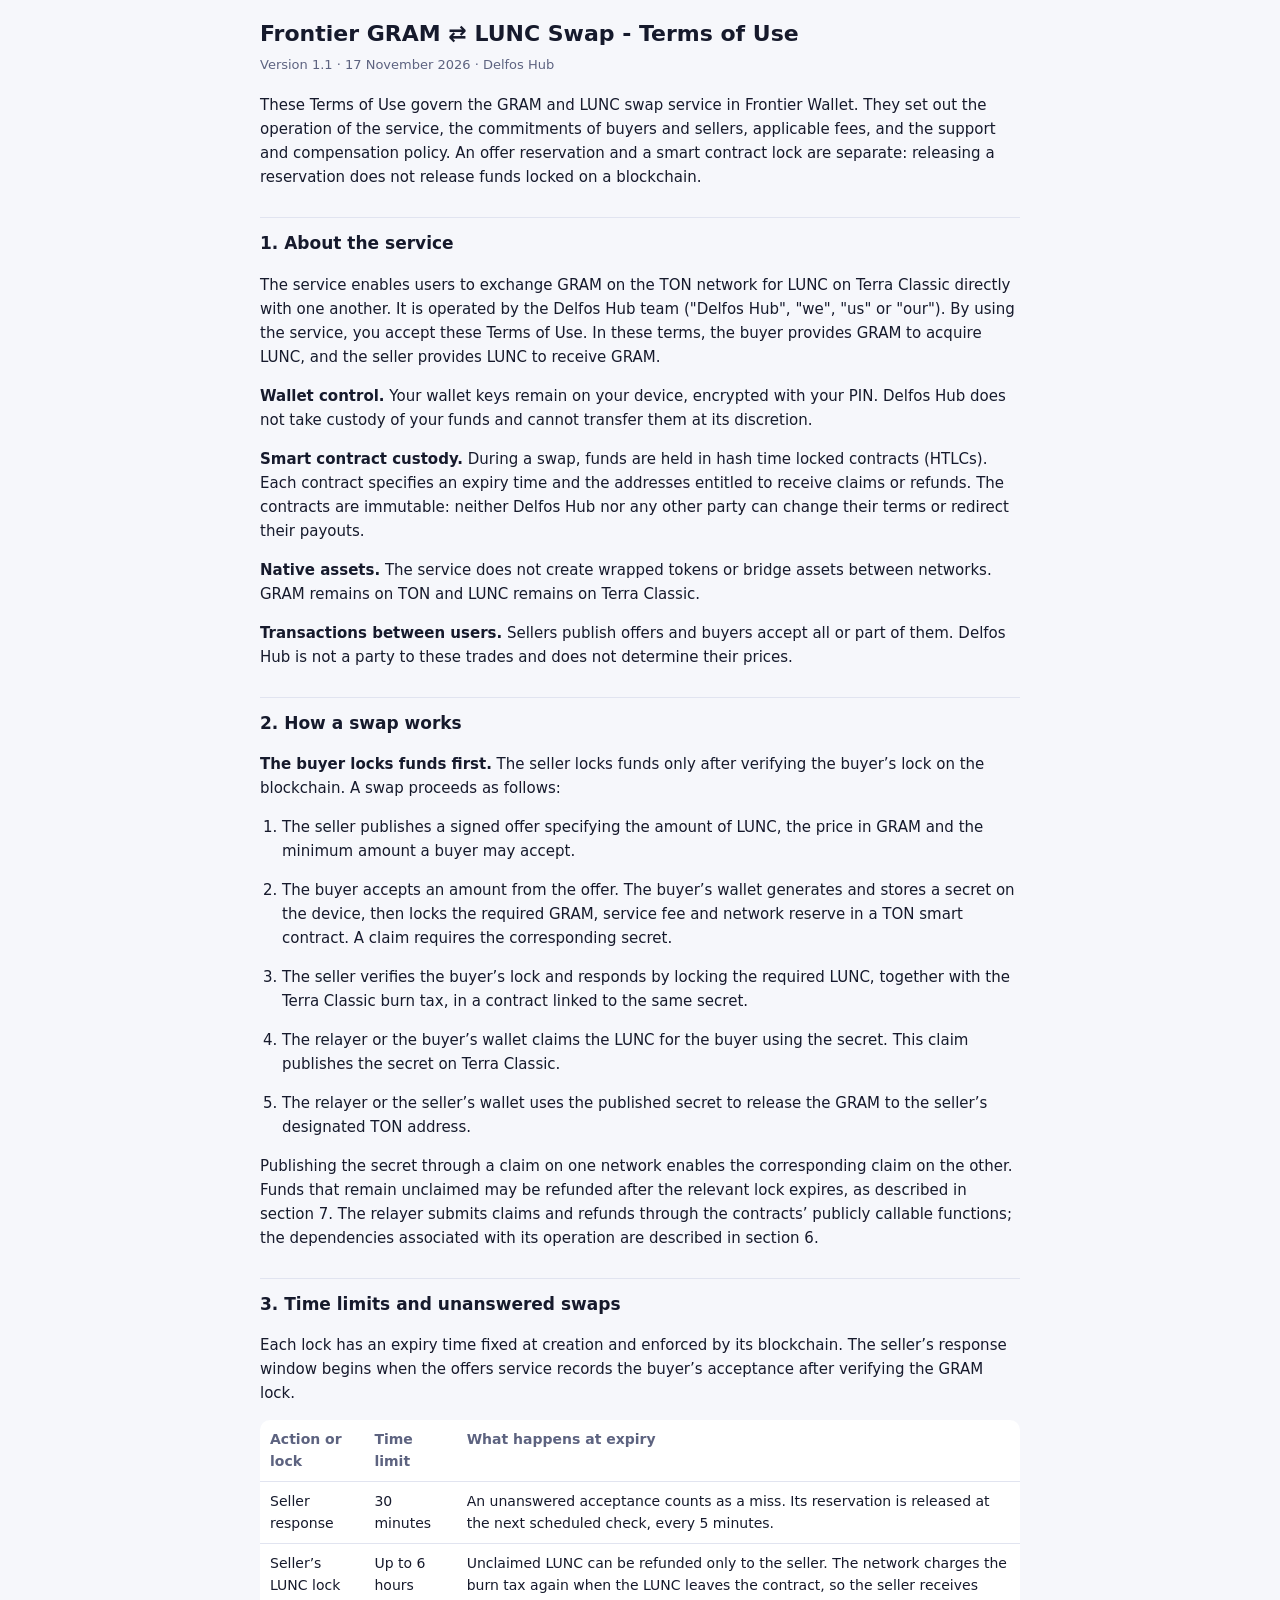
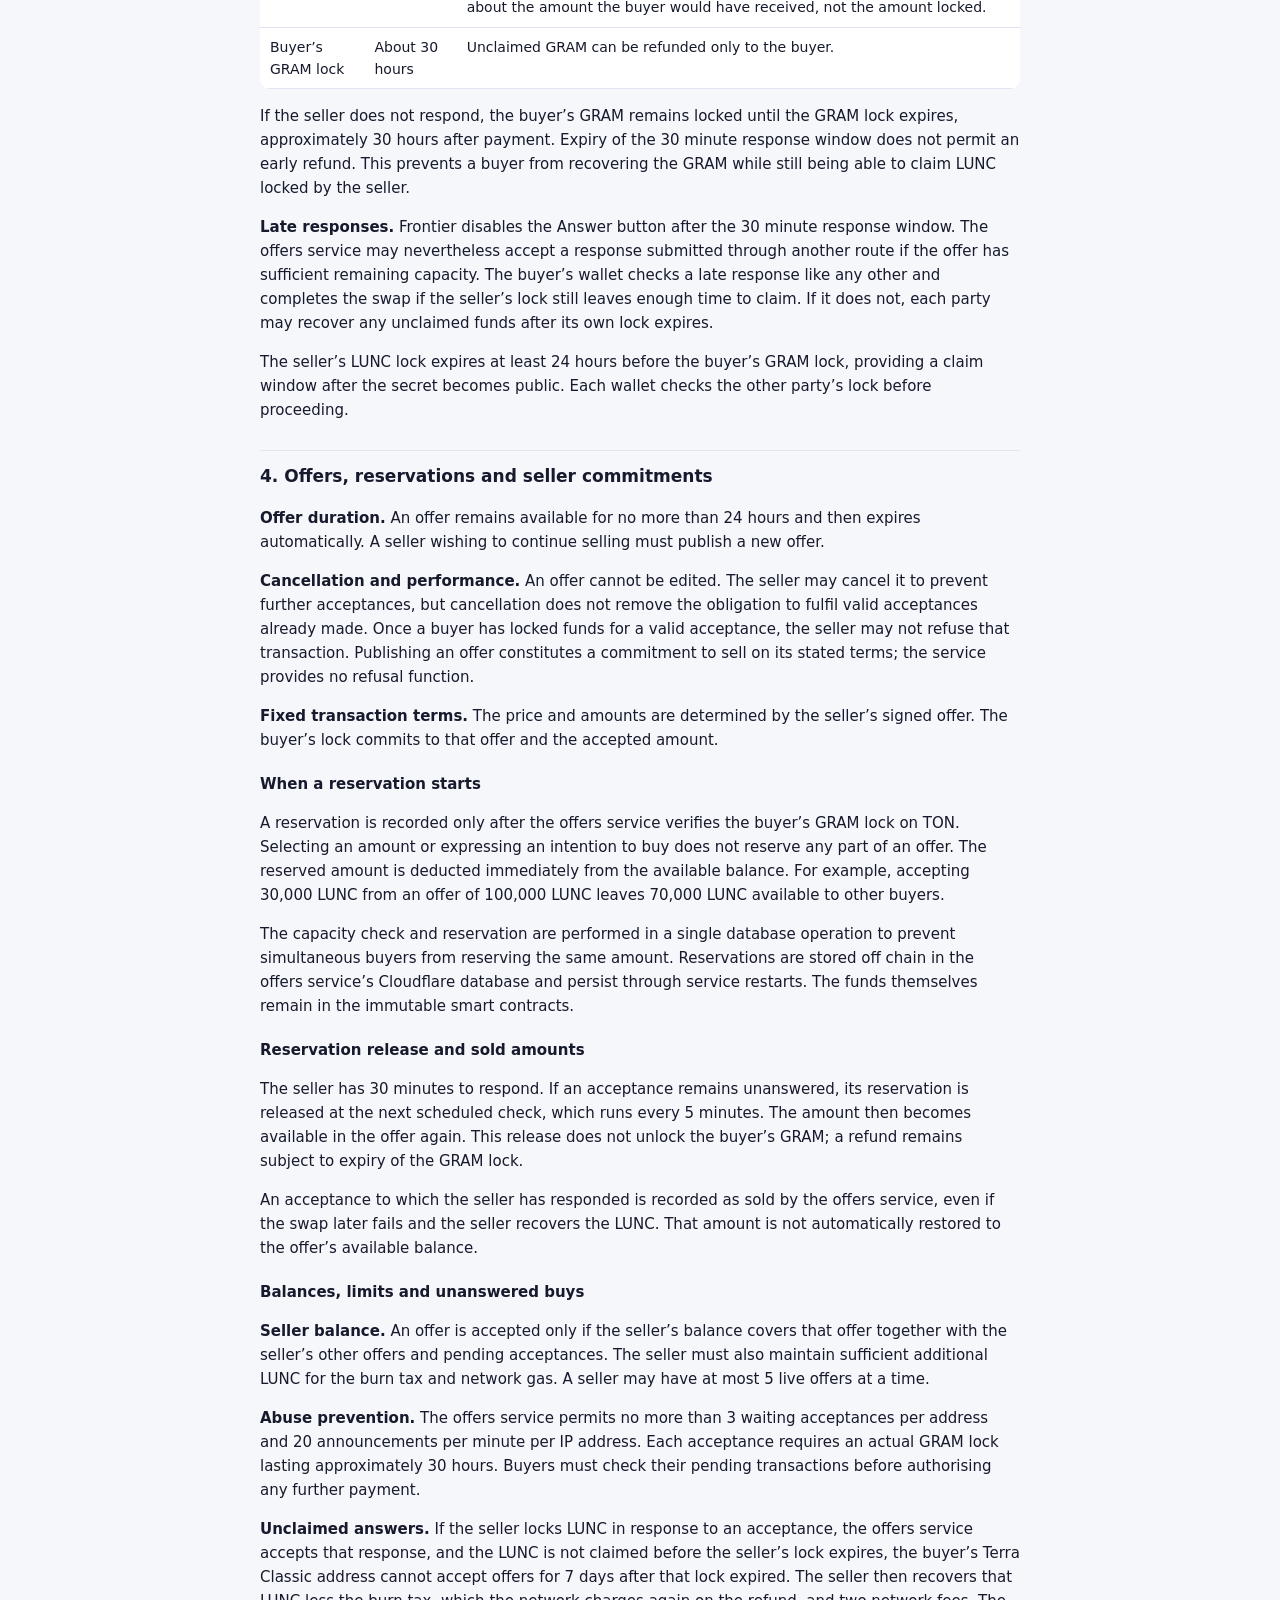
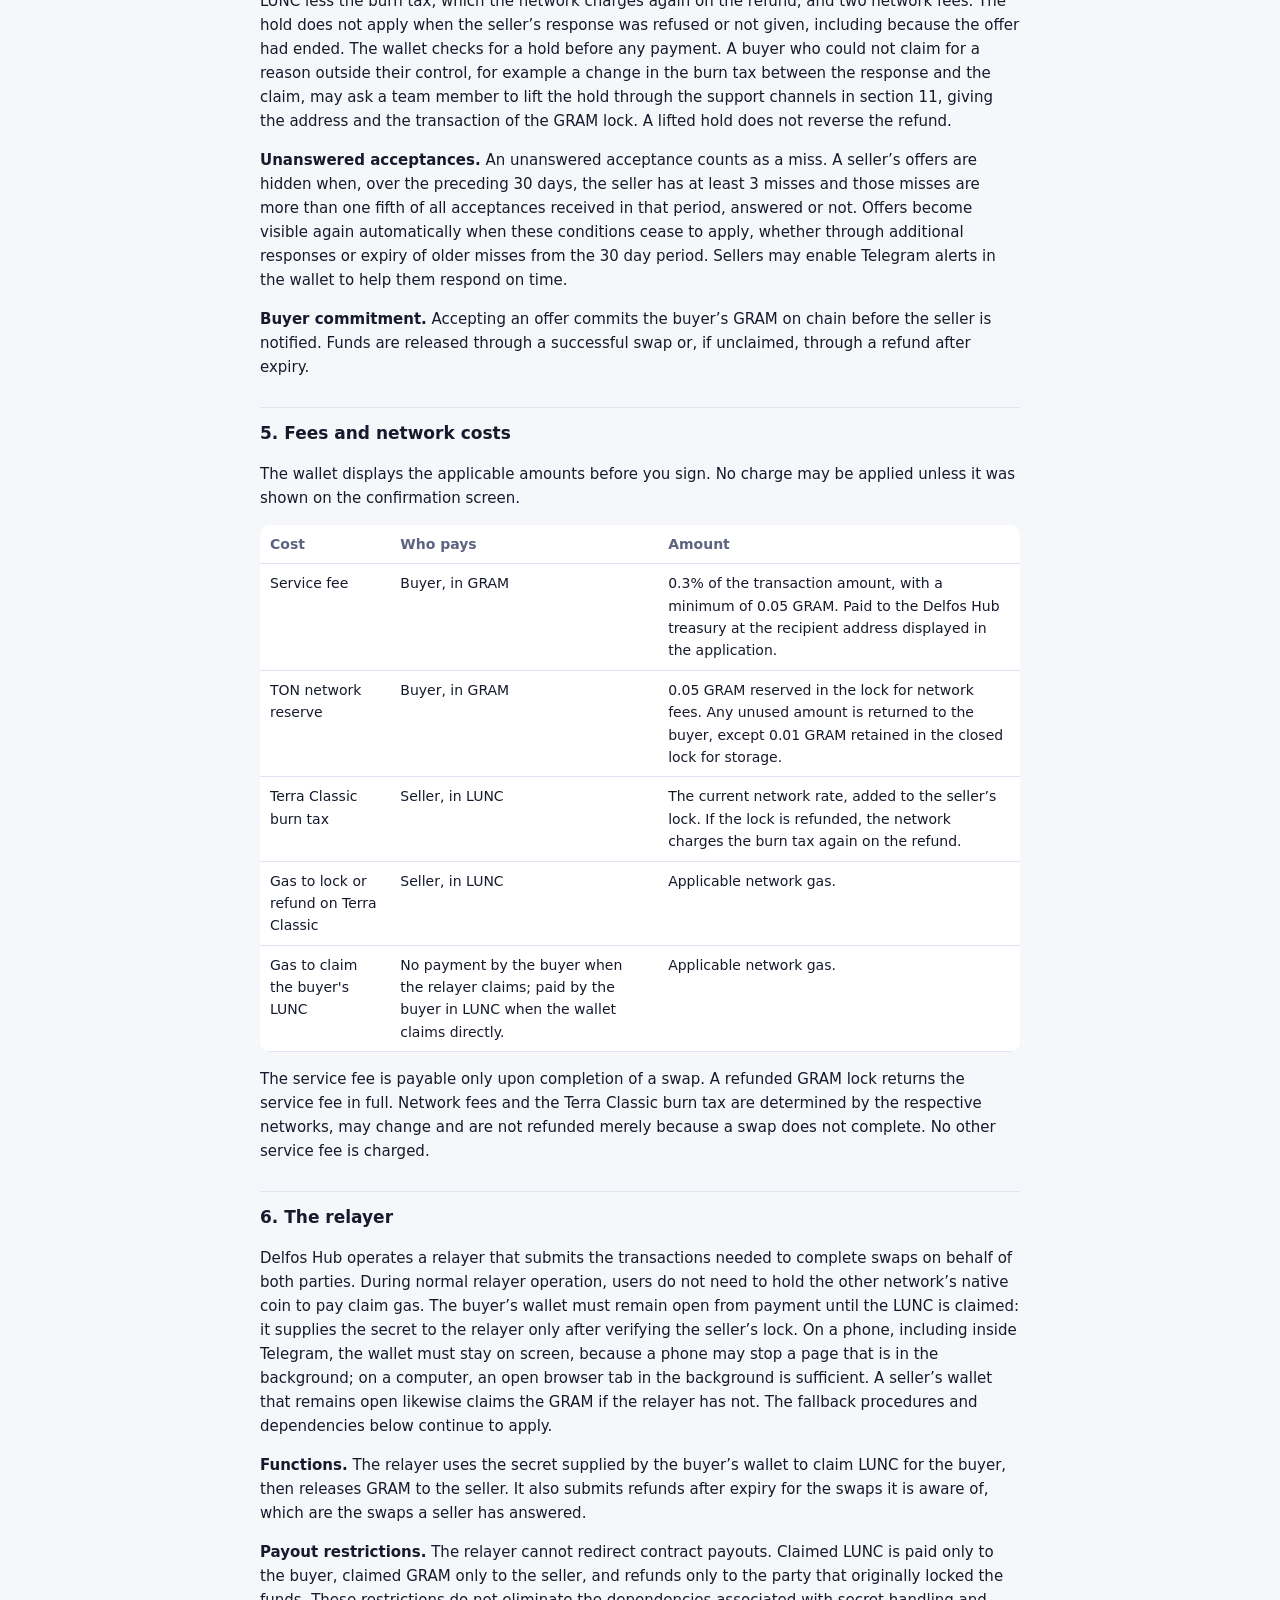
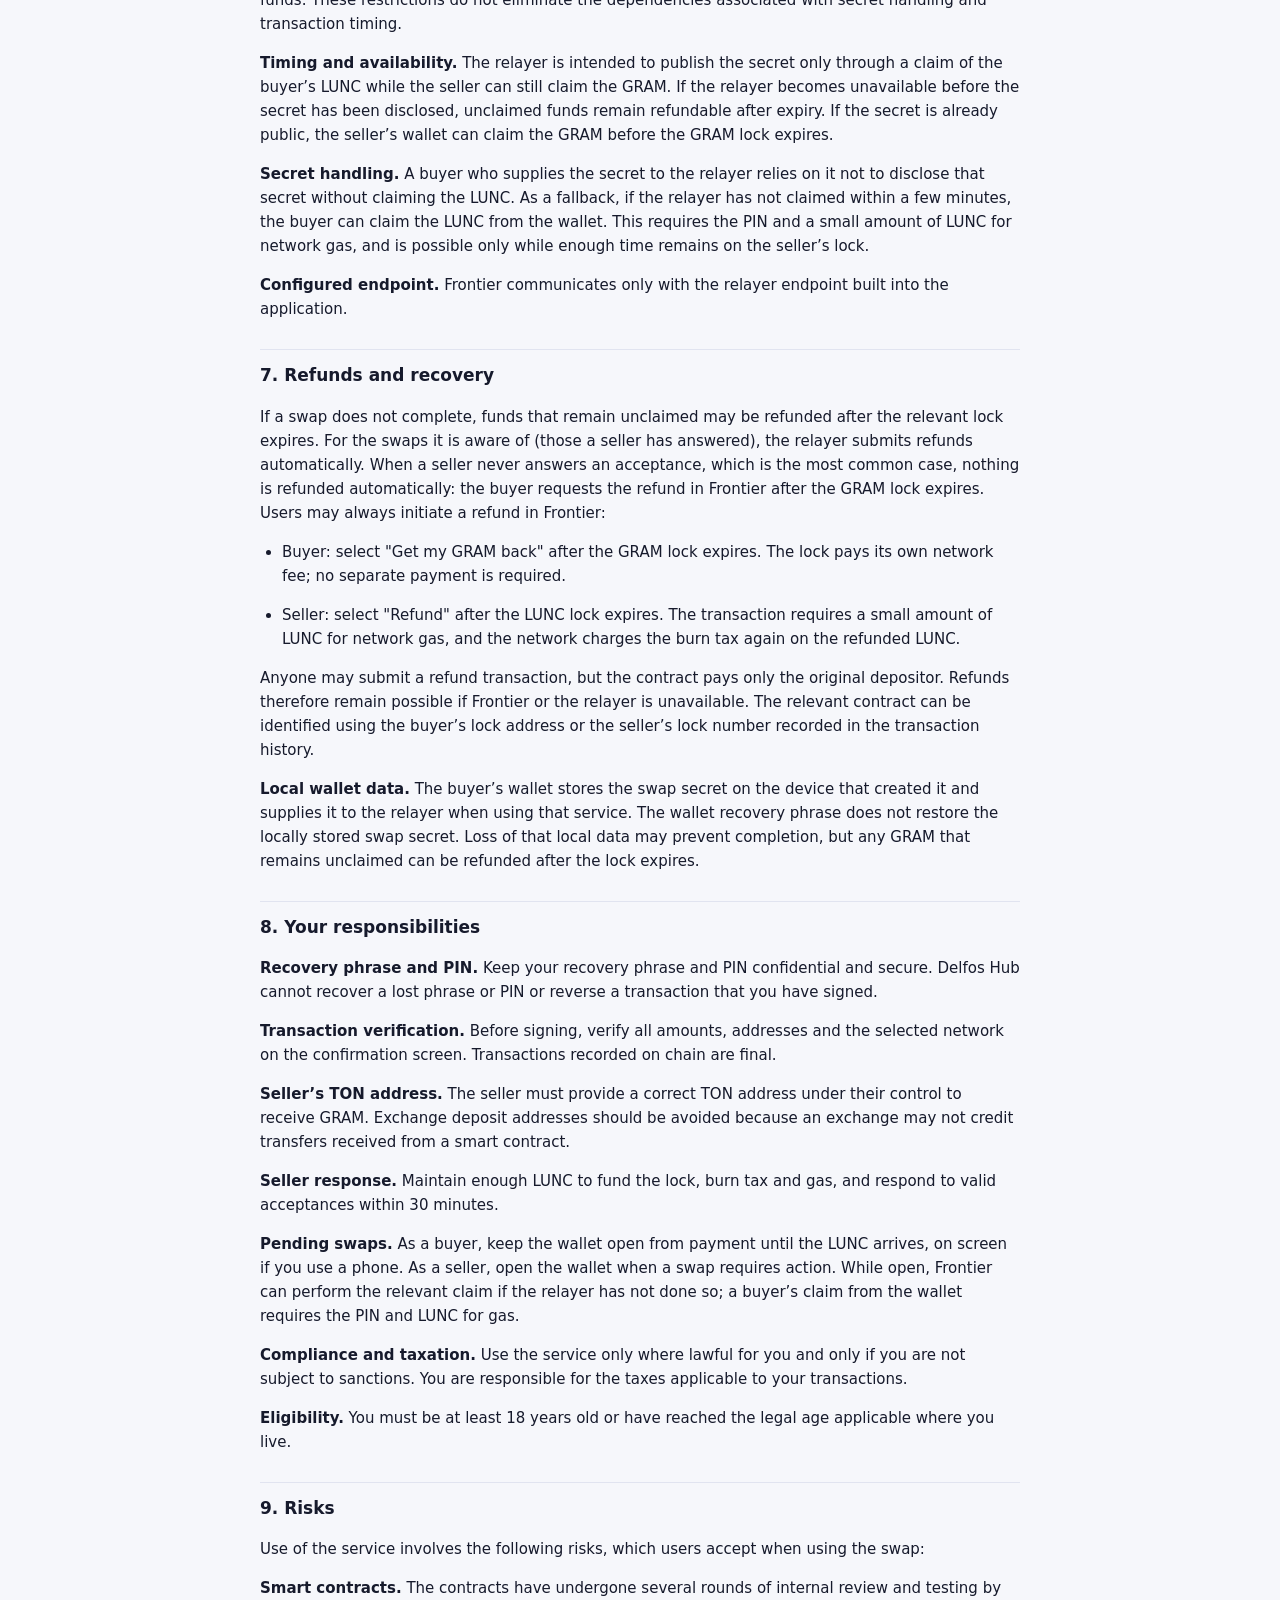
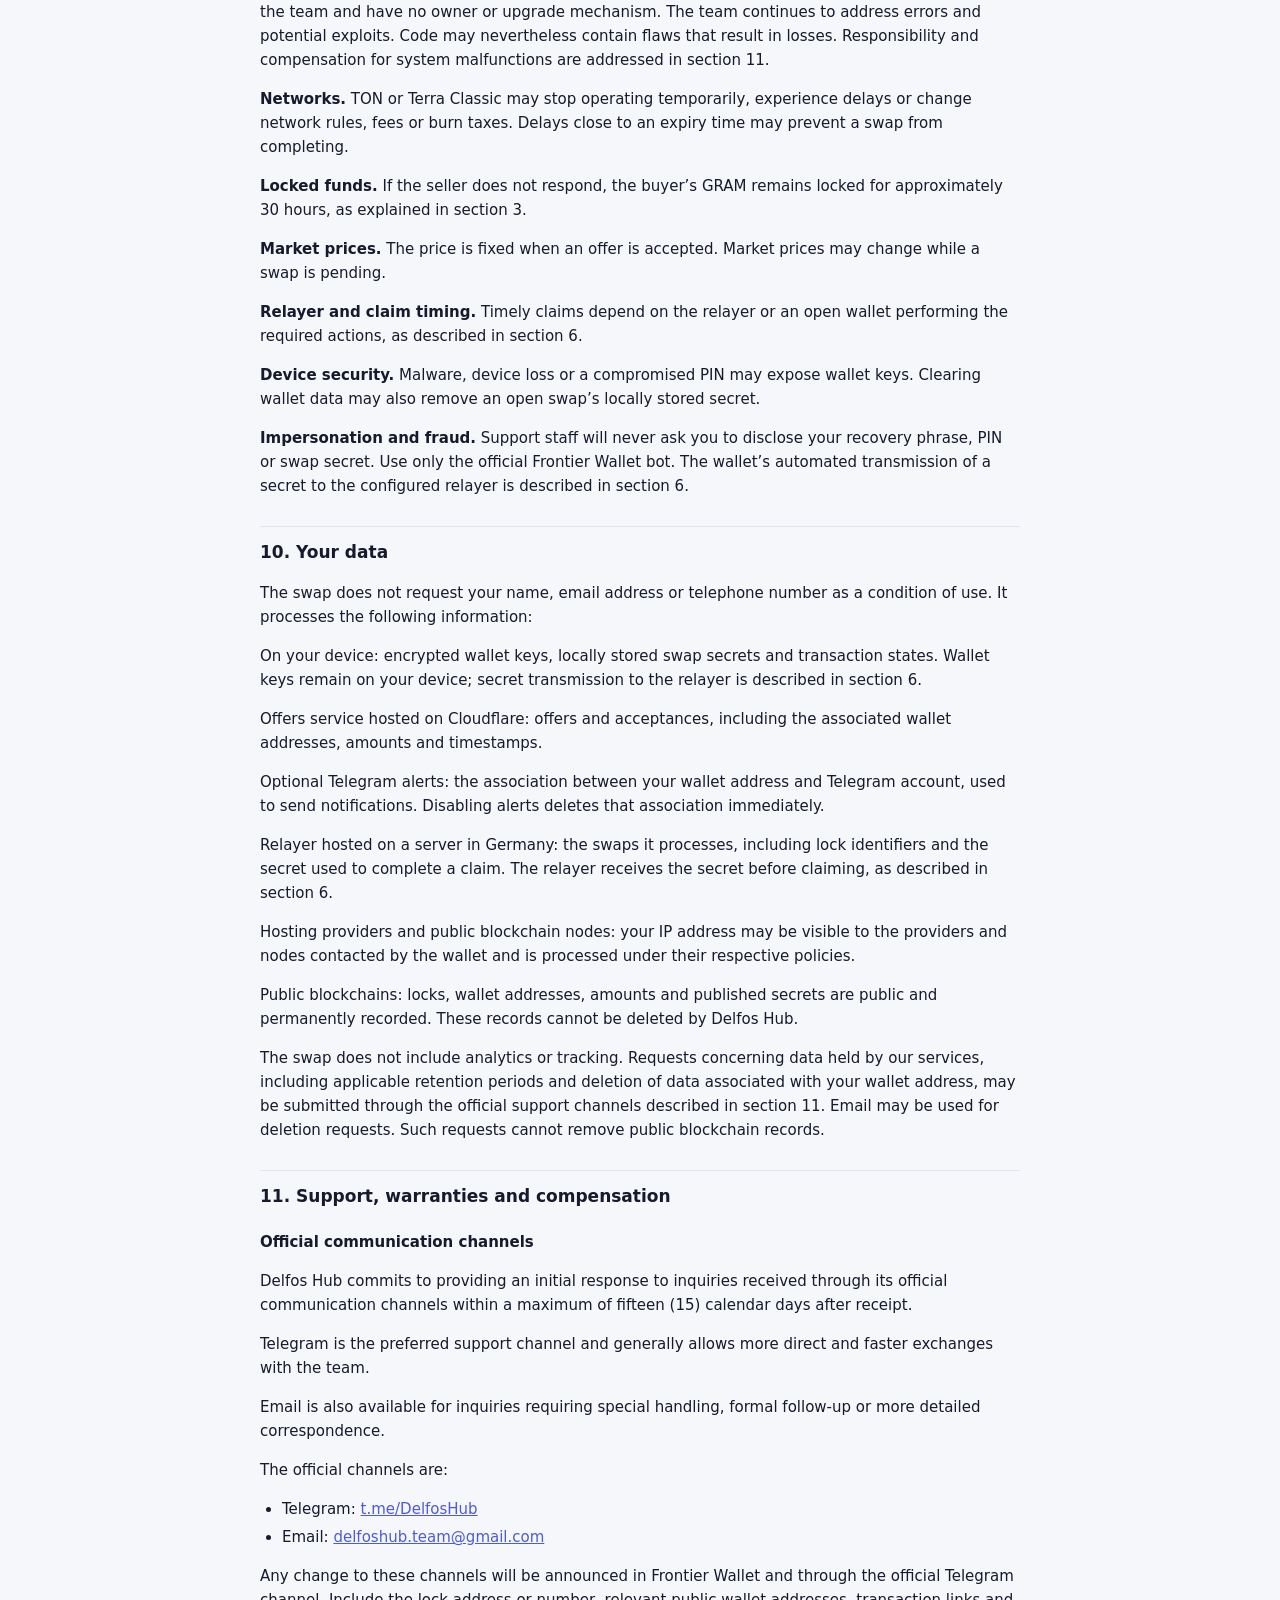
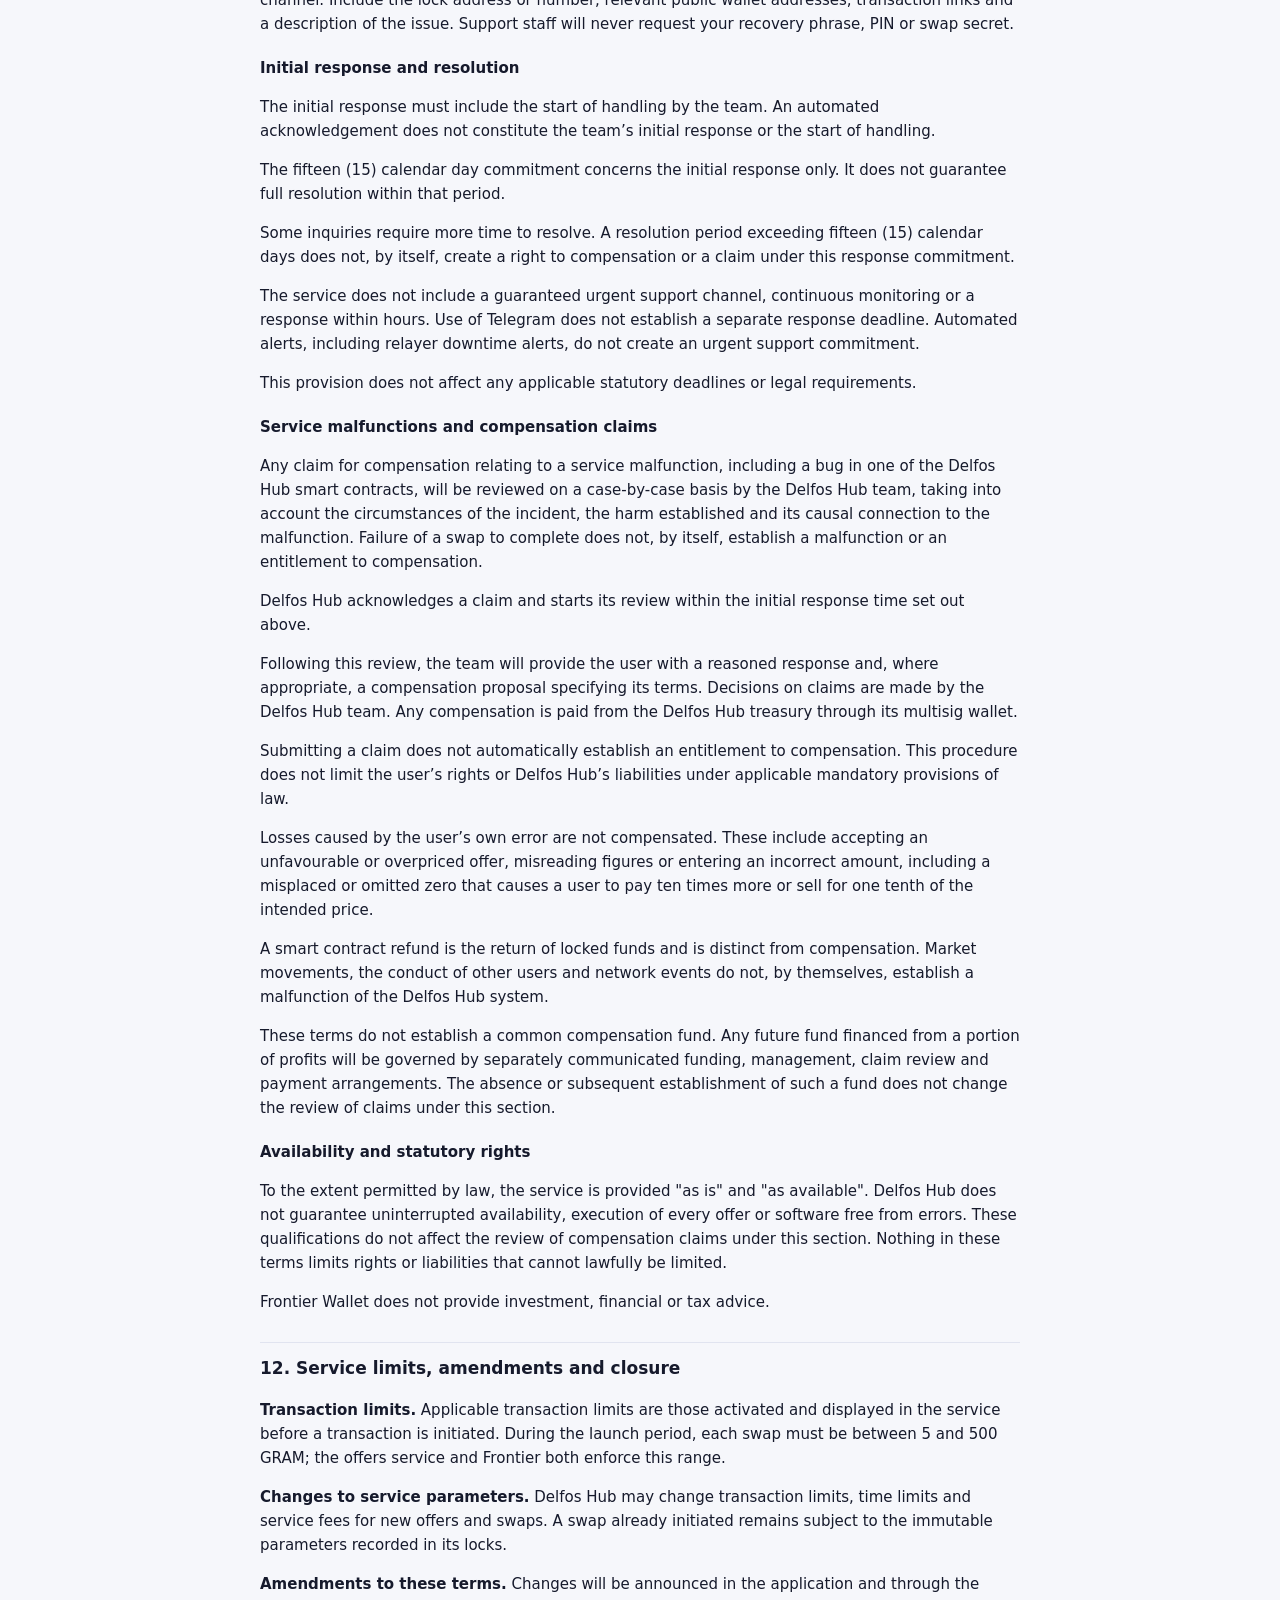
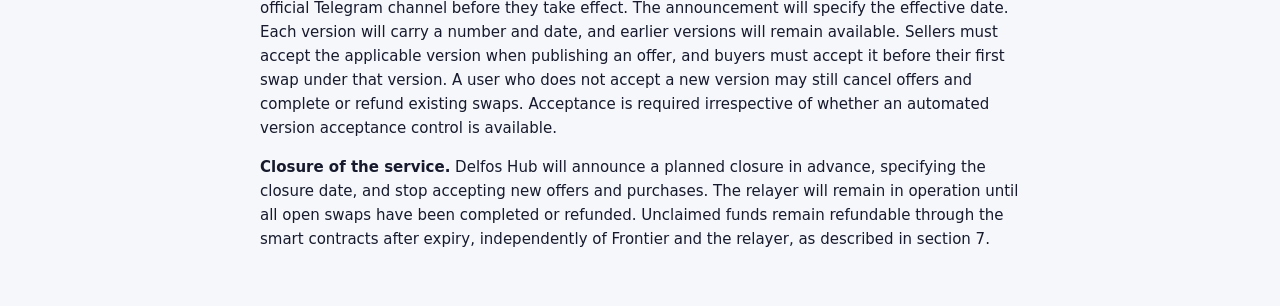
<file: terms.html>
<!doctype html>
<html lang="en">
<head>
<meta charset="utf-8">
<meta name="viewport" content="width=device-width, initial-scale=1, viewport-fit=cover">
<meta name="color-scheme" content="dark light">
<title>Frontier GRAM ⇄ LUNC Swap - Terms of Use 1.1</title>
<link rel="icon" href="favicon.ico" sizes="any">
<link rel="icon" type="image/png" sizes="16x16" href="assets/icons/favicon-16.png">
<link rel="icon" type="image/png" sizes="32x32" href="assets/icons/favicon-32.png">
<link rel="icon" type="image/png" sizes="48x48" href="assets/icons/favicon-48.png">
<link rel="apple-touch-icon" sizes="180x180" href="assets/icons/apple-touch-icon.png">
<style>
:root{--bg:#0b0d17;--card:#141828;--text:#e8eaf5;--muted:#9aa0bd;--line:#262c45;--accent:#7c8cff;--warn:#ffcf5c}
@media (prefers-color-scheme: light){:root{--bg:#f6f7fb;--card:#fff;--text:#161a2c;--muted:#5d6380;--line:#e1e4f0;--accent:#4b5bdc;--warn:#9a6a00}}
*{box-sizing:border-box}
html,body{margin:0;background:var(--bg);color:var(--text)}
body{font:15px/1.6 system-ui,-apple-system,"Segoe UI",Roboto,sans-serif;padding:calc(env(safe-area-inset-top,0px) + 20px) 16px calc(env(safe-area-inset-bottom,0px) + 40px)}
main{max-width:760px;margin:0 auto}
h1{font-size:22px;line-height:1.3;margin:0 0 6px}
.meta{color:var(--muted);font-size:13px;margin:0 0 18px}
h2{font-size:17px;margin:28px 0 8px;padding-top:12px;border-top:1px solid var(--line)}
p,li{color:var(--text)}
ul,ol{padding-left:22px}
li{margin:4px 0}
.tbl{overflow-x:auto;margin:12px 0}
table{border-collapse:collapse;width:100%;font-size:14px;background:var(--card);border-radius:10px;overflow:hidden}
th,td{text-align:left;vertical-align:top;padding:8px 10px;border-bottom:1px solid var(--line)}
th{color:var(--muted);font-weight:600}
h3{font-size:15px;margin:20px 0 6px}
.note{border:1px solid var(--line);color:var(--muted);border-radius:10px;padding:10px 12px;font-size:13px;margin:0 0 22px}
a{color:var(--accent)}
</style>
</head>
<body>
<main>
<h1>Frontier GRAM ⇄ LUNC Swap - Terms of Use</h1>
<p class="meta">Version 1.1 · 17 November 2026 · Delfos Hub</p>
<p>These Terms of Use govern the GRAM and LUNC swap service in Frontier
Wallet. They set out the operation of the service, the commitments of
buyers and sellers, applicable fees, and the support and compensation
policy. An offer reservation and a smart contract lock are separate:
releasing a reservation does not release funds locked on a
blockchain.</p>
<h2 id="1-about-the-service">1. About the service</h2>
<p>The service enables users to exchange GRAM on the TON network for
LUNC on Terra Classic directly with one another. It is operated by the
Delfos Hub team ("Delfos Hub", "we", "us" or "our"). By using the
service, you accept these Terms of Use. In these terms, the buyer
provides GRAM to acquire LUNC, and the seller provides LUNC to receive
GRAM.</p>
<p><strong>Wallet control.</strong> Your wallet keys remain on your
device, encrypted with your PIN. Delfos Hub does not take custody of
your funds and cannot transfer them at its discretion.</p>
<p><strong>Smart contract custody.</strong> During a swap, funds are
held in hash time locked contracts (HTLCs). Each contract specifies an
expiry time and the addresses entitled to receive claims or refunds. The
contracts are immutable: neither Delfos Hub nor any other party can
change their terms or redirect their payouts.</p>
<p><strong>Native assets.</strong> The service does not create wrapped
tokens or bridge assets between networks. GRAM remains on TON and LUNC
remains on Terra Classic.</p>
<p><strong>Transactions between users.</strong> Sellers publish offers
and buyers accept all or part of them. Delfos Hub is not a party to
these trades and does not determine their prices.</p>
<h2 id="2-how-a-swap-works">2. How a swap works</h2>
<p><strong>The buyer locks funds first.</strong> The seller locks funds
only after verifying the buyer’s lock on the blockchain. A swap proceeds
as follows:</p>
<ol type="1">
<li><p>The seller publishes a signed offer specifying the amount of
LUNC, the price in GRAM and the minimum amount a buyer may
accept.</p></li>
<li><p>The buyer accepts an amount from the offer. The buyer’s wallet
generates and stores a secret on the device, then locks the required
GRAM, service fee and network reserve in a TON smart contract. A claim
requires the corresponding secret.</p></li>
<li><p>The seller verifies the buyer’s lock and responds by locking the
required LUNC, together with the Terra Classic burn tax, in a contract
linked to the same secret.</p></li>
<li><p>The relayer or the buyer’s wallet claims the LUNC for the buyer
using the secret. This claim publishes the secret on Terra
Classic.</p></li>
<li><p>The relayer or the seller’s wallet uses the published secret to
release the GRAM to the seller’s designated TON address.</p></li>
</ol>
<p>Publishing the secret through a claim on one network enables the
corresponding claim on the other. Funds that remain unclaimed may be
refunded after the relevant lock expires, as described in section 7. The
relayer submits claims and refunds through the contracts’ publicly
callable functions; the dependencies associated with its operation are
described in section 6.</p>
<h2 id="3-time-limits-and-unanswered-swaps">3. Time limits and
unanswered swaps</h2>
<p>Each lock has an expiry time fixed at creation and enforced by its
blockchain. The seller’s response window begins when the offers service
records the buyer’s acceptance after verifying the GRAM lock.</p>
<div class="tbl"><table>
<thead>
<tr class="header">
<th><strong>Action or lock</strong></th>
<th><strong>Time limit</strong></th>
<th><strong>What happens at expiry</strong></th>
</tr>
</thead>
<tbody>
<tr class="odd">
<td>Seller response</td>
<td>30 minutes</td>
<td>An unanswered acceptance counts as a miss. Its reservation is
released at the next scheduled check, every 5 minutes.</td>
</tr>
<tr class="even">
<td>Seller’s LUNC lock</td>
<td>Up to 6 hours</td>
<td>Unclaimed LUNC can be refunded only to the seller. The network
charges the burn tax again when the LUNC leaves the contract, so the
seller receives about the amount the buyer would have received, not the
amount locked.</td>
</tr>
<tr class="odd">
<td>Buyer’s GRAM lock</td>
<td>About 30 hours</td>
<td>Unclaimed GRAM can be refunded only to the buyer.</td>
</tr>
</tbody>
</table></div>
<p>If the seller does not respond, the buyer’s GRAM remains locked until
the GRAM lock expires, approximately 30 hours after payment. Expiry of
the 30 minute response window does not permit an early refund. This
prevents a buyer from recovering the GRAM while still being able to
claim LUNC locked by the seller.</p>
<p><strong>Late responses.</strong> Frontier disables the Answer button
after the 30 minute response window. The offers service may nevertheless
accept a response submitted through another route if the offer has
sufficient remaining capacity. The buyer’s wallet checks a late response
like any other and completes the swap if the seller’s lock still leaves
enough time to claim. If it does not, each party may recover any
unclaimed funds after its own lock expires.</p>
<p>The seller’s LUNC lock expires at least 24 hours before the buyer’s
GRAM lock, providing a claim window after the secret becomes public.
Each wallet checks the other party’s lock before proceeding.</p>
<h2 id="4-offers-reservations-and-seller-commitments">4. Offers,
reservations and seller commitments</h2>
<p><strong>Offer duration.</strong> An offer remains available for no
more than 24 hours and then expires automatically. A seller wishing to
continue selling must publish a new offer.</p>
<p><strong>Cancellation and performance.</strong> An offer cannot be
edited. The seller may cancel it to prevent further acceptances, but
cancellation does not remove the obligation to fulfil valid acceptances
already made. Once a buyer has locked funds for a valid acceptance, the
seller may not refuse that transaction. Publishing an offer constitutes
a commitment to sell on its stated terms; the service provides no
refusal function.</p>
<p><strong>Fixed transaction terms.</strong> The price and amounts are
determined by the seller’s signed offer. The buyer’s lock commits to
that offer and the accepted amount.</p>
<h3 id="when-a-reservation-starts">When a reservation starts</h3>
<p>A reservation is recorded only after the offers service verifies the
buyer’s GRAM lock on TON. Selecting an amount or expressing an intention
to buy does not reserve any part of an offer. The reserved amount is
deducted immediately from the available balance. For example, accepting
30,000 LUNC from an offer of 100,000 LUNC leaves 70,000 LUNC available
to other buyers.</p>
<p>The capacity check and reservation are performed in a single database
operation to prevent simultaneous buyers from reserving the same amount.
Reservations are stored off chain in the offers service’s Cloudflare
database and persist through service restarts. The funds themselves
remain in the immutable smart contracts.</p>
<h3 id="reservation-release-and-sold-amounts">Reservation release and
sold amounts</h3>
<p>The seller has 30 minutes to respond. If an acceptance remains
unanswered, its reservation is released at the next scheduled check,
which runs every 5 minutes. The amount then becomes available in the
offer again. This release does not unlock the buyer’s GRAM; a refund
remains subject to expiry of the GRAM lock.</p>
<p>An acceptance to which the seller has responded is recorded as sold
by the offers service, even if the swap later fails and the seller
recovers the LUNC. That amount is not automatically restored to the
offer’s available balance.</p>
<h3 id="balances-limits-and-unanswered-buys">Balances, limits and
unanswered buys</h3>
<p><strong>Seller balance.</strong> An offer is accepted only if the
seller’s balance covers that offer together with the seller’s other
offers and pending acceptances. The seller must also maintain sufficient additional LUNC for the burn tax and network gas. A seller may have at most 5 live offers at a time.</p>
<p><strong>Abuse prevention.</strong> The offers service permits no more
than 3 waiting acceptances per address and 20 announcements per minute
per IP address. Each acceptance requires an actual GRAM lock lasting
approximately 30 hours. Buyers must check their pending transactions
before authorising any further payment.</p>
<p><strong>Unclaimed answers.</strong> If the seller locks LUNC in
response to an acceptance, the offers service accepts that response, and
the LUNC is not claimed before the seller’s lock expires, the buyer’s
Terra Classic address cannot accept offers for 7 days after that lock
expired. The seller then recovers that LUNC less the burn tax, which the
network charges again on the refund, and two network fees. The hold does
not apply when the seller’s response was refused or not given, including
because the offer had ended. The wallet checks for a hold before any
payment. A buyer who could not claim for a
reason outside their control, for example a change in the burn tax
between the response and the claim, may ask a team member to lift the
hold through the support channels in section 11, giving the address and
the transaction of the GRAM lock. A lifted hold does not reverse the
refund.</p>
<p><strong>Unanswered acceptances.</strong> An unanswered acceptance
counts as a miss. A seller’s offers are hidden when, over the preceding
30 days, the seller has at least 3 misses and those misses are more than one fifth of all acceptances received in that period, answered or not. Offers become visible
again automatically when these conditions cease to apply, whether
through additional responses or expiry of older misses from the 30 day
period. Sellers may enable Telegram alerts in the wallet to help them
respond on time.</p>
<p><strong>Buyer commitment.</strong> Accepting an offer commits the
buyer’s GRAM on chain before the seller is notified. Funds are released
through a successful swap or, if unclaimed, through a refund after
expiry.</p>
<h2 id="5-fees-and-network-costs">5. Fees and network costs</h2>
<p>The wallet displays the applicable amounts before you sign. No charge
may be applied unless it was shown on the confirmation screen.</p>
<div class="tbl"><table>
<thead>
<tr class="header">
<th><strong>Cost</strong></th>
<th><strong>Who pays</strong></th>
<th><strong>Amount</strong></th>
</tr>
</thead>
<tbody>
<tr class="odd">
<td>Service fee</td>
<td>Buyer, in GRAM</td>
<td>0.3% of the transaction amount, with a minimum of 0.05 GRAM. Paid to
the Delfos Hub treasury at the recipient address displayed in the
application.</td>
</tr>
<tr class="even">
<td>TON network reserve</td>
<td>Buyer, in GRAM</td>
<td>0.05 GRAM reserved in the lock for network fees. Any unused amount
is returned to the buyer, except 0.01 GRAM retained in the closed lock
for storage.</td>
</tr>
<tr class="odd">
<td>Terra Classic burn tax</td>
<td>Seller, in LUNC</td>
<td>The current network rate, added to the seller’s lock. If the lock
is refunded, the network charges the burn tax again on the refund.</td>
</tr>
<tr class="even">
<td>Gas to lock or refund on Terra Classic</td>
<td>Seller, in LUNC</td>
<td>Applicable network gas.</td>
</tr>
<tr class="odd">
<td>Gas to claim the buyer's LUNC</td>
<td>No payment by the buyer when the relayer claims; paid by the buyer
in LUNC when the wallet claims directly.</td>
<td>Applicable network gas.</td>
</tr>
</tbody>
</table></div>
<p>The service fee is payable only upon completion of a swap. A refunded
GRAM lock returns the service fee in full. Network fees and the Terra
Classic burn tax are determined by the respective networks, may change
and are not refunded merely because a swap does not complete. No other
service fee is charged.</p>
<h2 id="6-the-relayer">6. The relayer</h2>
<p>Delfos Hub operates a relayer that submits the transactions needed to
complete swaps on behalf of both parties. During normal relayer
operation, users do not need to hold the other network’s native coin
to pay claim gas. The buyer’s wallet must remain open from payment until
the LUNC is claimed: it supplies the secret to the relayer only after
verifying the seller’s lock. On a phone, including inside Telegram, the
wallet must stay on screen, because a phone may stop a page that is in
the background; on a computer, an open browser tab in the background is
sufficient. A seller’s wallet that remains open likewise claims the GRAM
if the relayer has not. The fallback procedures and dependencies below continue to
apply.</p>
<p><strong>Functions.</strong> The relayer uses the secret supplied by
the buyer’s wallet to claim LUNC for the buyer, then releases GRAM to
the seller. It also submits refunds after expiry for the swaps it is aware of, which are the swaps a seller has answered.</p>
<p><strong>Payout restrictions.</strong> The relayer cannot redirect
contract payouts. Claimed LUNC is paid only to the buyer, claimed GRAM
only to the seller, and refunds only to the party that originally locked
the funds. These restrictions do not eliminate the dependencies
associated with secret handling and transaction timing.</p>
<p><strong>Timing and availability.</strong> The relayer is intended to
publish the secret only through a claim of the buyer’s LUNC while the
seller can still claim the GRAM. If the relayer becomes unavailable
before the secret has been disclosed, unclaimed funds remain refundable
after expiry. If the secret is already public, the seller’s wallet can
claim the GRAM before the GRAM lock expires.</p>
<p><strong>Secret handling.</strong> A buyer who supplies the secret to
the relayer relies on it not to disclose that secret without claiming
the LUNC. As a fallback, if the relayer has not claimed within a few
minutes, the buyer can claim the LUNC from the wallet. This requires the
PIN and a small amount of LUNC for network gas, and is possible only
while enough time remains on the seller’s lock.</p>
<p><strong>Configured endpoint.</strong> Frontier communicates only with
the relayer endpoint built into the application.</p>
<h2 id="7-refunds-and-recovery">7. Refunds and recovery</h2>
<p>If a swap does not complete, funds that remain unclaimed may be
refunded after the relevant lock expires. For the swaps it is aware of (those a seller has answered), the relayer submits refunds automatically. When a seller never answers an acceptance, which is the most common case, nothing is refunded automatically: the buyer requests the refund in Frontier after the GRAM lock expires. Users may always initiate a refund in Frontier:</p>
<ul>
<li><p>Buyer: select "Get my GRAM back" after the GRAM lock expires. The
lock pays its own network fee; no separate payment is required.</p></li>
<li><p>Seller: select "Refund" after the LUNC lock expires. The
transaction requires a small amount of LUNC for network gas, and the
network charges the burn tax again on the refunded LUNC.</p></li>
</ul>
<p>Anyone may submit a refund transaction, but the contract pays only
the original depositor. Refunds therefore remain possible if Frontier or
the relayer is unavailable. The relevant contract can be identified
using the buyer’s lock address or the seller’s lock number recorded in
the transaction history.</p>
<p><strong>Local wallet data.</strong> The buyer’s wallet stores the
swap secret on the device that created it and supplies it to the relayer
when using that service. The wallet recovery phrase does not restore the
locally stored swap secret. Loss of that local data may prevent
completion, but any GRAM that remains unclaimed can be refunded after
the lock expires.</p>
<h2 id="8-your-responsibilities">8. Your responsibilities</h2>
<p><strong>Recovery phrase and PIN.</strong> Keep your recovery phrase
and PIN confidential and secure. Delfos Hub cannot recover a lost phrase
or PIN or reverse a transaction that you have signed.</p>
<p><strong>Transaction verification.</strong> Before signing, verify all
amounts, addresses and the selected network on the confirmation screen.
Transactions recorded on chain are final.</p>
<p><strong>Seller’s TON address.</strong> The seller must provide a
correct TON address under their control to receive GRAM. Exchange
deposit addresses should be avoided because an exchange may not credit
transfers received from a smart contract.</p>
<p><strong>Seller response.</strong> Maintain enough LUNC to fund the
lock, burn tax and gas, and respond to valid acceptances within 30
minutes.</p>
<p><strong>Pending swaps.</strong> As a buyer, keep the wallet open from
payment until the LUNC arrives, on screen if you use a phone. As a seller, open the wallet when a swap requires action. While
open, Frontier can perform the relevant claim if the relayer has not
done so; a buyer’s claim from the wallet requires the PIN and LUNC for
gas.</p>
<p><strong>Compliance and taxation.</strong> Use the service only where
lawful for you and only if you are not subject to sanctions. You are
responsible for the taxes applicable to your transactions.</p>
<p><strong>Eligibility.</strong> You must be at least 18 years old or
have reached the legal age applicable where you live.</p>
<h2 id="9-risks">9. Risks</h2>
<p>Use of the service involves the following risks, which users accept
when using the swap:</p>
<p><strong>Smart contracts.</strong> The contracts have undergone
several rounds of internal review and testing by the team and have no
owner or upgrade mechanism. The team continues to address errors and
potential exploits. Code may nevertheless contain flaws that result in
losses. Responsibility and compensation for system malfunctions are
addressed in section 11.</p>
<p><strong>Networks.</strong> TON or Terra Classic may stop operating
temporarily, experience delays or change network rules, fees or burn
taxes. Delays close to an expiry time may prevent a swap from
completing.</p>
<p><strong>Locked funds.</strong> If the seller does not respond, the
buyer’s GRAM remains locked for approximately 30 hours, as explained in
section 3.</p>
<p><strong>Market prices.</strong> The price is fixed when an offer is
accepted. Market prices may change while a swap is pending.</p>
<p><strong>Relayer and claim timing.</strong> Timely claims depend on
the relayer or an open wallet performing the required actions, as
described in section 6.</p>
<p><strong>Device security.</strong> Malware, device loss or a
compromised PIN may expose wallet keys. Clearing wallet data may also
remove an open swap’s locally stored secret.</p>
<p><strong>Impersonation and fraud.</strong> Support staff will never
ask you to disclose your recovery phrase, PIN or swap secret. Use only
the official Frontier Wallet bot. The wallet’s automated transmission of
a secret to the configured relayer is described in section 6.</p>
<h2 id="10-your-data">10. Your data</h2>
<p>The swap does not request your name, email address or telephone
number as a condition of use. It processes the following
information:</p>
<p>On your device: encrypted wallet keys, locally stored swap secrets
and transaction states. Wallet keys remain on your device; secret
transmission to the relayer is described in section 6.</p>
<p>Offers service hosted on Cloudflare: offers and acceptances,
including the associated wallet addresses, amounts and timestamps.</p>
<p>Optional Telegram alerts: the association between your wallet address
and Telegram account, used to send notifications. Disabling alerts
deletes that association immediately.</p>
<p>Relayer hosted on a server in Germany: the swaps it processes,
including lock identifiers and the secret used to complete a claim. The
relayer receives the secret before claiming, as described in section
6.</p>
<p>Hosting providers and public blockchain nodes: your IP address may be
visible to the providers and nodes contacted by the wallet and is
processed under their respective policies.</p>
<p>Public blockchains: locks, wallet addresses, amounts and published
secrets are public and permanently recorded. These records cannot be
deleted by Delfos Hub.</p>
<p>The swap does not include analytics or tracking. Requests concerning
data held by our services, including applicable retention periods and
deletion of data associated with your wallet address, may be submitted
through the official support channels described in section 11. Email may
be used for deletion requests. Such requests cannot remove public
blockchain records.</p>
<h2 id="11-support-warranties-and-compensation">11. Support, warranties
and compensation</h2>
<h3 id="official-communication-channels">Official communication
channels</h3>
<p>Delfos Hub commits to providing an initial response to inquiries
received through its official communication channels within a maximum of
fifteen (15) calendar days after receipt.</p>
<p>Telegram is the preferred support channel and generally allows more
direct and faster exchanges with the team.</p>
<p>Email is also available for inquiries requiring special handling,
formal follow-up or more detailed correspondence.</p>
<p>The official channels are:</p>
<ul>
<li>Telegram: <a href="https://t.me/DelfosHub">t.me/DelfosHub</a></li>
<li>Email: <a href="mailto:delfoshub.team@gmail.com">delfoshub.team@gmail.com</a></li>
</ul>
<p>Any change to these channels will be announced in Frontier Wallet and
through the official Telegram channel. Include the lock address or
number, relevant public wallet addresses, transaction links and a
description of the issue. Support staff will never request your
recovery phrase, PIN or swap secret.</p>
<h3 id="initial-response-and-resolution">Initial response and
resolution</h3>
<p>The initial response must include the start of handling by the team.
An automated acknowledgement does not constitute the team’s initial
response or the start of handling.</p>
<p>The fifteen (15) calendar day commitment concerns the initial
response only. It does not guarantee full resolution within that
period.</p>
<p>Some inquiries require more time to resolve. A resolution period
exceeding fifteen (15) calendar days does not, by itself, create a right
to compensation or a claim under this response commitment.</p>
<p>The service does not include a guaranteed urgent support channel,
continuous monitoring or a response within hours. Use of Telegram does
not establish a separate response deadline. Automated alerts, including
relayer downtime alerts, do not create an urgent support commitment.</p>
<p>This provision does not affect any applicable statutory deadlines or
legal requirements.</p>
<h3 id="service-malfunctions-and-compensation-claims">Service
malfunctions and compensation claims</h3>
<p>Any claim for compensation relating to a service malfunction,
including a bug in one of the Delfos Hub smart contracts, will be
reviewed on a case-by-case basis by the Delfos Hub team, taking into
account the circumstances of the incident, the harm established and its
causal connection to the malfunction. Failure of a swap to complete
does not, by itself, establish a malfunction or an entitlement to
compensation.</p>
<p>Delfos Hub acknowledges a claim and starts its review within the
initial response time set out above.</p>
<p>Following this review, the team will provide the user with a reasoned
response and, where appropriate, a compensation proposal specifying its
terms. Decisions on claims are made by the Delfos Hub team. Any
compensation is paid from the Delfos Hub treasury through its multisig
wallet.</p>
<p>Submitting a claim does not automatically establish an entitlement to
compensation. This procedure does not limit the user’s rights or Delfos
Hub’s liabilities under applicable mandatory provisions of law.</p>
<p>Losses caused by the user’s own error are not compensated. These
include accepting an unfavourable or overpriced offer, misreading
figures or entering an incorrect amount, including a misplaced or
omitted zero that causes a user to pay ten times more or sell for one
tenth of the intended price.</p>
<p>A smart contract refund is the return of locked funds and is distinct
from compensation. Market movements, the conduct of other users and
network events do not, by themselves, establish a malfunction of the
Delfos Hub system.</p>
<p>These terms do not establish a common compensation fund. Any future
fund financed from a portion of profits will be governed by separately
communicated funding, management, claim review and payment arrangements.
The absence or subsequent establishment of such a fund does not change
the review of claims under this section.</p>
<h3 id="availability-and-statutory-rights">Availability and statutory
rights</h3>
<p>To the extent permitted by law, the service is provided "as is" and
"as available". Delfos Hub does not guarantee uninterrupted
availability, execution of every offer or software free from errors.
These qualifications do not affect the review of compensation claims
under this section. Nothing in these terms limits rights or
liabilities that cannot lawfully be limited.</p>
<p>Frontier Wallet does not provide investment, financial or tax
advice.</p>
<h2 id="12-service-limits-amendments-and-closure">12. Service limits,
amendments and closure</h2>
<p><strong>Transaction limits.</strong> Applicable transaction limits
are those activated and displayed in the service before a transaction is
initiated. During the launch period, each swap must be between 5 and 500 GRAM; the offers service and Frontier both enforce this range.</p>
<p><strong>Changes to service parameters.</strong> Delfos Hub may change
transaction limits, time limits and service fees for new offers and
swaps. A swap already initiated remains subject to the immutable
parameters recorded in its locks.</p>
<p><strong>Amendments to these terms.</strong> Changes will be announced
in the application and through the official Telegram channel before they
take effect. The announcement will specify the effective date. Each
version will carry a number and date, and earlier versions will remain
available. Sellers must accept the applicable version when publishing an
offer, and buyers must accept it before their first swap under that
version. A user who does not accept a new version may still cancel
offers and complete or refund existing swaps. Acceptance is required
irrespective of whether an automated version acceptance control is
available.</p>
<p><strong>Closure of the service.</strong> Delfos Hub will announce a
planned closure in advance, specifying the closure date, and stop
accepting new offers and purchases. The relayer will remain in operation
until all open swaps have been completed or refunded. Unclaimed funds
remain refundable through the smart contracts after expiry,
independently of Frontier and the relayer, as described in section
7.</p>

</main>
</body>
</html>
</file>
